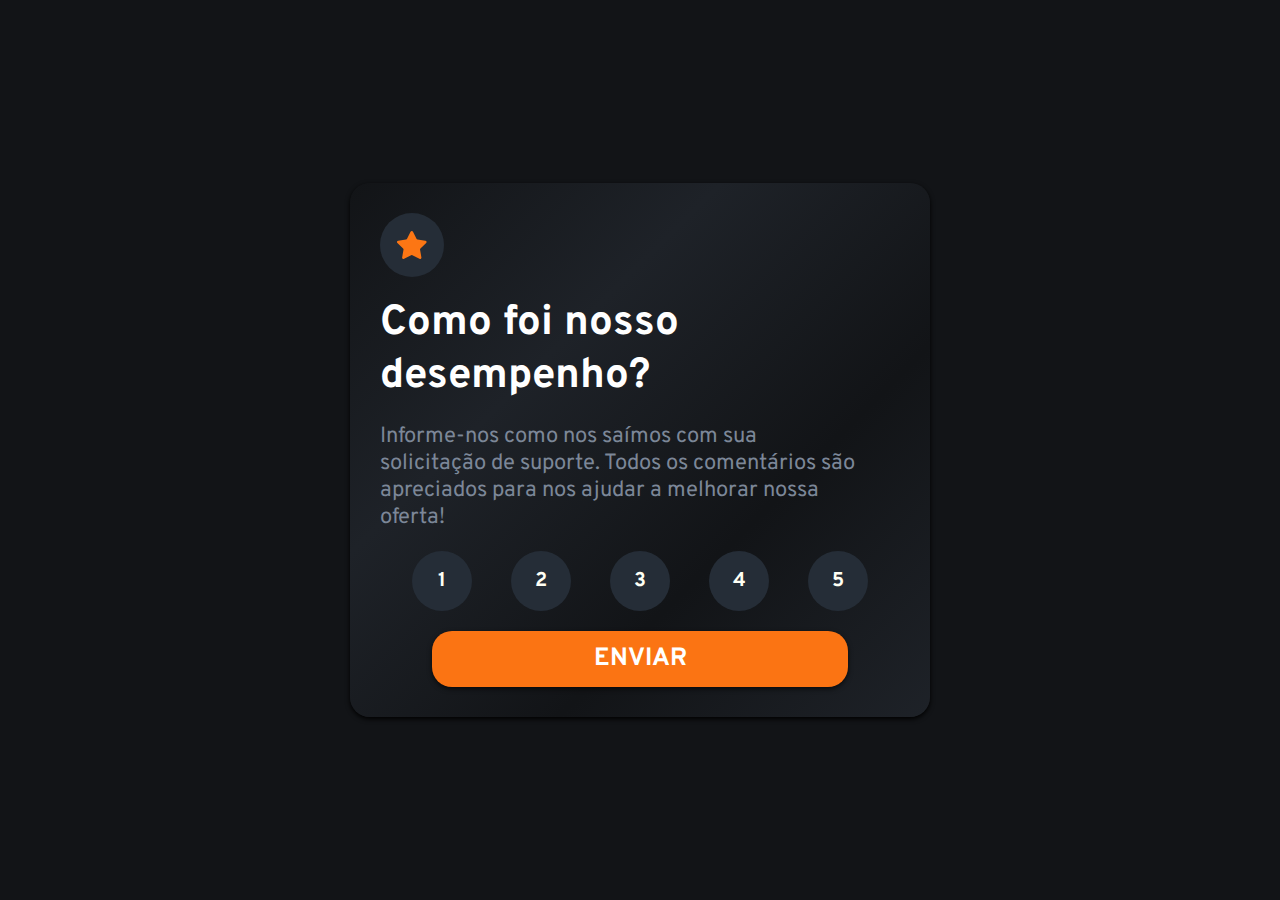
<file: Classificacao-interativa/index.html>
<!DOCTYPE html>
<html lang="PT-BR">
<head>
    <meta charset="UTF-8">
    <meta name="viewport" content="width=device-width, initial-scale=1.0">
    <title>Document</title>
    <link rel="stylesheet" href="style.css">
    <link rel="stylesheet" href="mq.css">
    <link rel="shortcut icon" href="favicon.ico" type="image/x-icon">
</head>
<body>
    <!--Parte de avaliação-->
    <div id="desempenho">
        <header>
            <div class="estrela"><img src="interactive-rating-component-main/images/icon-star.svg" alt="estrela" width="30px"></div>
        </header>

        <h1>Como foi nosso <br> desempenho?</h1>

        <p>Informe-nos como nos saímos com sua <br> solicitação de suporte. Todos os comentários são <br> apreciados para nos ajudar a melhorar nossa <br> oferta!</p>

        <div id="classifique"><!--Botões de classificação-->
            <ul>
                <li class="btn" onclick="selecionei(0)">1</li>
                <li class="btn" onclick="selecionei(1)">2</li>
                <li class="btn" onclick="selecionei(2)">3</li>
                <li class="btn" onclick="selecionei(3)">4</li>
                <li class="btn" onclick="selecionei(4)">5</li>
            </ul>
        </div>

        <div id="enviar">
            <div id="btn_enviar"onclick="enviado()">
                <p>ENVIAR</p>
            </div>
        </div>
    </div>

    <!--Fim da parte de avaliação-->

    <!--Começo da parte de avaliado-->

    <div id="avaliado">
        <img src="interactive-rating-component-main/images/illustration-thank-you.svg" alt="thank-you" width="171px">

        <div id="selecionou">
            <div id="selecionado">
                <p id="txt"></p>
            </div>
        </div>

        <h1>Obrigado!</h1>
        <p>Agradecemos por dedicar seu tempo para <br> avaliar. Se você precisar de mais suporte, não <br> hesite em entrar em contato!</p>
    </div>

    <script src="script.js"></script>
</body>
</html>
</file>
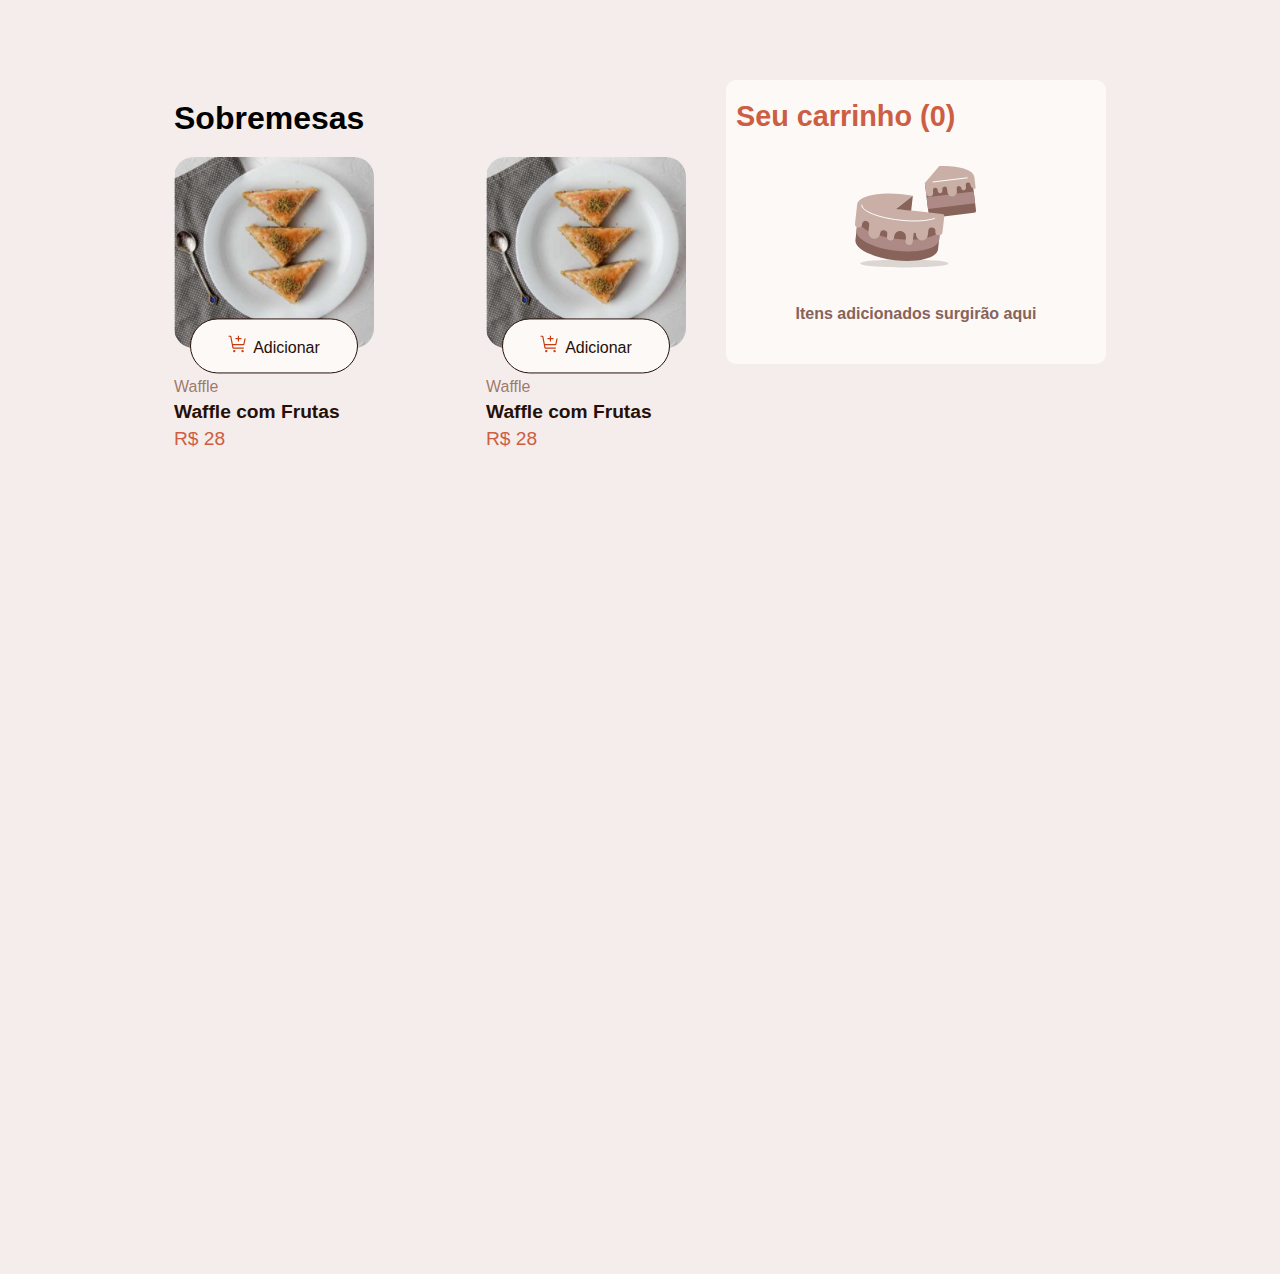
<file: Product-List/index.html>
<!DOCTYPE html>
<html lang="pt-br">
<head>
    <meta charset="UTF-8">
    <meta name="viewport" content="width=device-width, initial-scale=1.0">
    <title>Product List</title>
    <link rel="shortcut icon" href="favicon.ico" type="image/x-icon">
    <link rel="stylesheet" href="main.css">
</head>
<body>
    <main>
        <h1>Sobremesas</h1>

        <div id="items">

            <div id="conteiner_items"><!--Conteiner para receber os itens/sobremesas-->

                <div class="dessert waffle"><!--Dessert significa sobremesa--><!--Waffles-->

                    <img class="img" src="img/waffle.jpg" alt="waffle">
                    <p class="subtitle">Waffle</p>
                    <p>Waffle com Frutas</p>
                    <p class="price">R$ 28</p>
                    <!--abaixo o botão que aparece primeiramente-->
                    <button class="buy" onclick="buying(1,28,'Waffle')"><img class="cart" src="img/cart.svg" alt="cart" >Adicionar</button>

                    <!--abaixo o botão que aparece depois-->
                    <!--function buying com os parametros (nmrBotao, valor, comida,operacao)-->
                    <button class="add"><span class="symbol_decrement" onclick="operacao(0,1)">-</span> <span class="number">1</span> <span class="symbol_increment" onclick="operacao(1,1)">+</span></button>
                </div>

                <div class="dessert brule"><!--Creme Brule-->
                    <img class="img" src="img/waffle.jpg" alt="waffle">
                    <p class="subtitle">Waffle</p>
                    <p>Waffle com Frutas</p>
                    <p class="price">R$ 28</p>
                    <!--abaixo o botão que aparece primeiramente-->
                    <button class="buy" onclick="buying(2,28,'Waffle')"><img class="cart" src="img/cart.svg" alt="cart" >Adicionar</button>

                    <!--abaixo o botão que aparece depois-->
                    <button class="add"><span class="symbol_decrement" onclick="selecionando(-1)">-</span> <span class="number">1</span> <span class="symbol_increment" onclick="selecionando(1)">+</span></button>
                </div>

                <div class="dessert macarons"><!--Macarons-->
                    
                </div>

                <div class="dessert tiramisu"><!--Tiramisu-->
                    
                </div>

                <div class="dessert redCake"><!--Red Velvet-->
                    
                </div>

                <div class="dessert brownie"><!--Brownie-->
                    
                </div>

            </div>

        </div>
    </main>

    <!--Carrinho de compras-->
    <div id="shopping"><!--Compras-->
        <h1>Seu carrinho (<span id="quantidade">0</span>)</h1>

        <!--Abaixo está quando não tem itens adicionados ao carrinho-->
        <div class="no_items">
            <img src="img/No cart.svg" alt="cake">
            <p>Itens adicionados surgirão aqui</p>
        </div>
        
    </div>

    <!--Àrea JS-->
    <script src="list.js"></script>
</body>
</html>
</file>
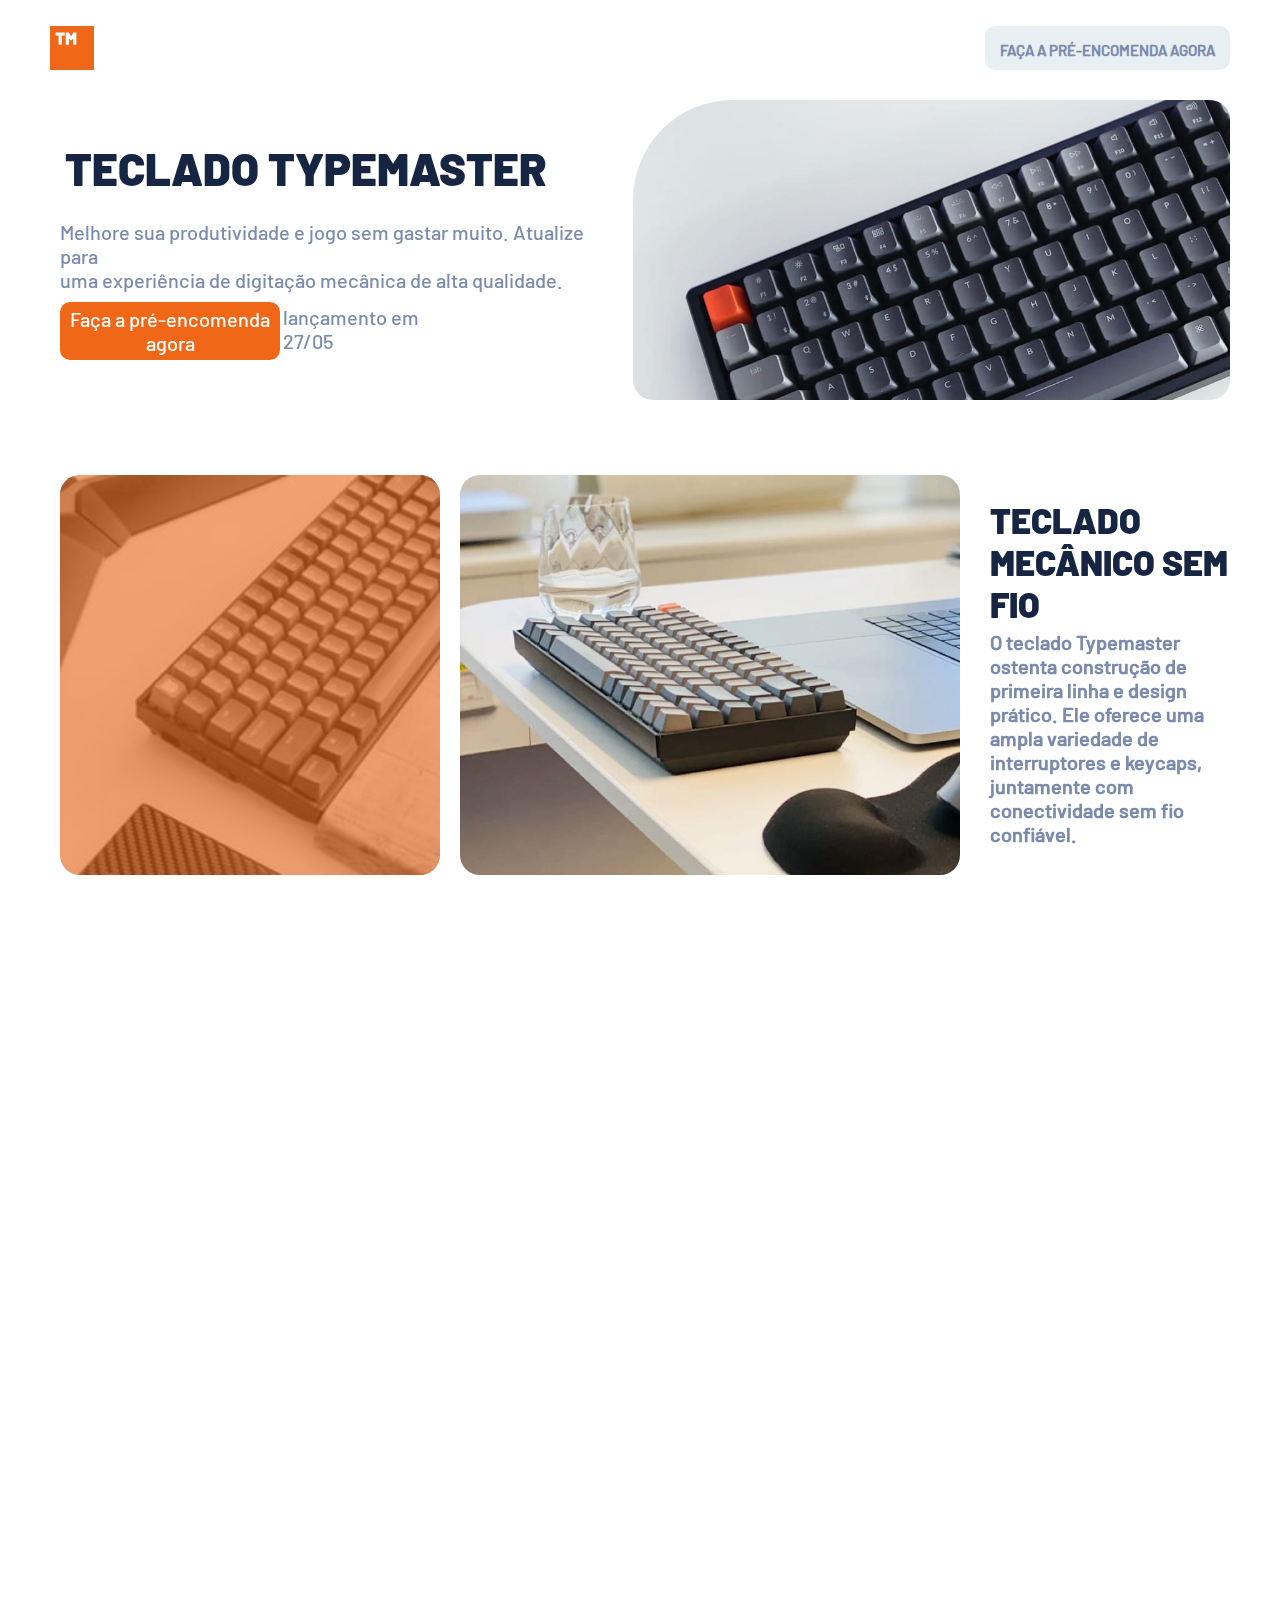
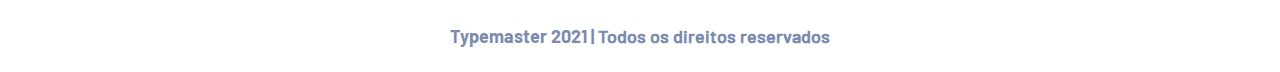
<file: TypeMaster/index.html>
<!DOCTYPE html>
<html lang="pt-br">
<head>
    <meta charset="UTF-8">
    <meta name="viewport" content="width=device-width, initial-scale=1.0">
    <title>TypeMaster</title>
    <link rel="stylesheet" href="style.css">
    <link rel="stylesheet" href="mq.css">
    <link rel="shortcut icon" href="favicon.ico" type="image/x-icon">
    <link href="https://unpkg.com/aos@2.3.1/dist/aos.css" rel="stylesheet">
</head>
<body>
    <div id="bolha">
        <!--Header-->
        <header>
            <div class="conteiner_do_header">
                <div class="logo">
                    <img src="imgs/logoTM.svg" alt="Logo-Typemaster">
                </div>
                <!--botã0 de pré encomenda-->
                <div class="btn_encomenda">
                    <div class="cod_btn_encomenda">
                        <p>FAÇA A PRÉ-ENCOMENDA AGORA</p>
                    </div>
                </div>
            </div>
        </header>

        <!--Main-->
        <main>
            <div class="cont_main" data-aos="fade-right" data-aos-duration="800">
                <h1>TECLADO TYPEMASTER</h1>
                <p>Melhore sua produtividade e jogo sem gastar muito. Atualize para <br> uma experiência de digitação mecânica de alta qualidade.</p>
                <div class="cont_btn_faca">
                    <div class="btn_faca">
                        <p>Faça a pré-encomenda <br> agora</p>
                    </div>
                    <p>lançamento em <br> 27/05</p>
                </div>
            </div>
            <div class="img_main">
            </div>
        </main>

        <!--section-->
        <section>
            <div class="cnt_img">
                <div class="sec_img1">
                    <div class="color_sec">
                    </div>
                </div>
                <div class="sec_img2">
                </div>
            </div>

            <div class="content_sec" data-aos="fade-left" data-aos-duration="800">
                <h1>TECLADO MECÂNICO SEM FIO</h1>
                <p>O teclado Typemaster ostenta construção de primeira linha e design prático. Ele oferece uma ampla variedade de interruptores e keycaps, juntamente com conectividade sem fio confiável.</p>
            </div>
        </section>

        <!--Infos-->

        <div class="infos">
            <div id="cnt_infos"><!--cnt = conteiner-->
                <div class="info tela" data-aos="fade-up" data-aos-anchor-placement="top-bottom" data-aos-duration="800">
                    <div class="header_icon">
                        <img src="imgs/icon-pc.svg" alt="pc" width="30px">
                    </div>
                    <h1>ALTAMENTE <br> COMPATÍVEL</h1>
                    <p>Fácil de usar e funciona bem com todas as principais marcas de computadores, consoles de jogos e dispositivos móveis. <br> Plug & play, sem necessidade de instalação ou driver.</p>
                </div>
                
                <div class="info bluetooth" data-aos="fade-up" data-aos-anchor-placement="top-bottom" data-aos-duration="800">
                    <div class="header_icon">
                        <img src="imgs/icon-bluetooth.svg" alt="bluetooth" width="20px">
                    </div>
                    <h1>SEM FIO COM <br> BLUETOOTH</h1>
                    <p>A poderosa tecnologia RF 2.4G permite que você conecte o teclado sem fio a até 30 pés de distância. Basta conectar o receptor unificador ao seu computador.</p>
                </div>

                <div class="info bateria" data-aos="fade-up" data-aos-anchor-placement="top-bottom" data-aos-duration="800">
                    <div class="header_icon">
                        <img src="imgs/icon-battery.svg" alt="bateria" width="35px">
                    </div>
                    <h1>BATERIA DE ALTA CAPACIDADE</h1>
                    <p>Equipado com uma bateria interna de longa duração, você nunca terá que gastar um centavo em baterias substituíveis. Aproveite 40 horas de tempo de uso entre as cargas.</p>
                </div>

                <div class="info iluminação" data-aos="fade-up" data-aos-anchor-placement="top-bottom" data-aos-duration="800">
                    <div class="header_icon">
                        <img src="imgs/icon-light.svg" alt="lampada" width="35px">
                    </div>
                    <h1>MODOS DE RETROILUMINAÇÃO RGB</h1>
                    <p>Escolha entre 4 níveis de brilho da luz de fundo e velocidade de respiração ajustável. Cada tecla brilha intensamente no escuro e ajuda você a digitar em condições de pouca luz.</p>
                </div>
            </div>
        </div>

        <!--Footer-->

        <footer>
            <p><mark>Typemaster 2021</mark> | Todos os direitos reservados</p>
        </footer>
    </div>

    <script src="https://unpkg.com/aos@2.3.1/dist/aos.js"></script>
    <script>
        AOS.init();
    </script>
</body>
</html>
</file>
<file: Classificacao-interativa/style.css>
@charset "UTF-8";

@font-face {
    font-family: "Overpass";
    src: url(Overpass/Overpass-VariableFont_wght.ttf);
}

*{
    margin: 0px;
    padding: 0px;

    box-sizing: border-box;

    font-family: "Overpass";
}

body{
    width: 100vw;
    height: 100vh;

    background-color: hsl(216, 12%, 8%);

    display: flex;
    align-items: center;
    justify-content: center;
}

#desempenho{
    background-image: linear-gradient(-45deg, #1E2228, hsl(216, 12%, 8%), #1E2228, hsl(216, 12%, 8%));

    width: 580px;

    border-radius: 20px;

    box-shadow: 0 2px 5px black;

    padding: 30px;
}

header{
    display: flex;
    align-items: center;
    justify-content: left;
}

.estrela{
    display: flex;
    align-items: center;
    justify-content: center;

    background-color: #252D37;

    width: 64px;
    height: 64px;

    border-radius: 50%;
}

h1{
    color: #FFFFFF;
    padding-top: 20px;
    font-weight: 700;
    font-size: 42px;
}

p{
    color: #7C8798;
    font-size: 22px;
    padding-top: 20px;
}

#classifique{
    height: auto;
    width: 100%;

    padding-top: 20px;
}

ul{
    display: flex;
    align-items: center;
    justify-content: space-around;

    list-style: none;

    padding: 0px 12px 0px 12px;
}

li{
    display: flex;
    align-items: center;
    justify-content: center;

    color: #FFFFF4;
    font-weight: bolder;
    font-size: 20px;

    width: 60px;
    height: 60px;

    border-radius: 50%;

    cursor: pointer;
}

li:hover{
    border: 1px solid #FB7413;
}

#enviar{
    display: flex;
    align-items: center;
    justify-content: center;

    padding: 20px 0px 0px 0px;
}

#btn_enviar{
    background-color: #FB7413;

    width: 80%;

    border-radius: 20px;

    text-align: center;

    cursor: pointer;

    box-shadow: 0 2px 5px rgba(0, 0, 0, 0.63);
}

#btn_enviar:hover{
    background-color: #bd5b14;
}

#btn_enviar p{
    color: white;

    font-size: 25px;
    font-weight: 700;
    padding: 12px;
}
/*fim da parte de desempenho*/

/*começo da parte de avaliado*/

#avaliado{
    background-image: linear-gradient(-45deg, #1E2228, hsl(216, 12%, 8%), #1E2228, hsl(216, 12%, 8%));

    width: 580px;
    height: 480px;

    border-radius: 20px;
    box-shadow: 0 2px 5px black;

    padding: 30px;

    justify-content: center;
    
    text-align: center;
}

#selecionou{
    display: flex;
    justify-content: center;
    align-items: center;

    padding-top: 20px;
}

#selecionado{
    background-color: #252D37;

    border-radius: 20px;

    text-align: center;
}

#selecionado p{
    padding: 8px;
    color: #FB7413;
    font-size: 18px;
}

#avaliado h1{
    font-size: 32px;
}

#avaliado p{
    font-size: 18px;
}
</file>
<file: Classificacao-interativa/mq.css>
@charset "UTF-8";


/*Feito para ajustar os espaçamentos das opções de avaliação ao diminuir a tela*/
@media screen and (min-width:379px) and (max-width:679px) {
    li{
        display: flex;
        align-items: center;
        justify-content: center;
        font-weight: bolder;
        font-size: 20px;
        width: 50px;
        height: 50px;
        border-radius: 50%;
        color: #FFFFF4;
        cursor: pointer;
    }
}
</file>
<file: Product-List/main.css>
@charset "UTF-8";

/*Configs gerais*/
*{
    margin: 0px;
    padding: 0px;
    box-sizing: border-box;
    font-family: Arial, sans-serif;
    font-weight: 550;
}

body{
    display: flex;
    align-items: normal;
    justify-content: center;

    background-color: #F4EDEB;
}

/*conteiner main*/

main{
    margin-top: 80px;

    width: 40vw;
}

main h1{
    padding: 20px 0px 20px 0px;
}

#items{

    height: 725px;

    display: flex;
    flex-direction: column;
}

#conteiner_items{
    display: flex;
    align-items: center;
    justify-content: center;
    flex-wrap: wrap;
    justify-content: space-between;
}

.dessert{
    width: 200px;
    height: 352.28px ;

    margin-bottom: 20px;
}

.dessert > img{
    width: 200px;

    border-radius: 20px;
}

main p{
    color: #260F08;

    font-size: 1.2em;
    padding: 5px 0px 0px 0px;
}

.subtitle{
    color: #966d5ee8;

    font-weight: 100;
    font-size: 1em;
    padding-top: 30px;
}

.price{
    color: #CD5E43;
    font-weight: 100;
}

button{
    width: 168px;
    height: 55.05px;

    background-color:#FCF9F7;

    border: 1px solid #260F08;
    border-radius: 30px;

    padding: 15px;
    font-size: 1em;
    text-align: center;
    color: #260F08;
    font-weight: 100;

    position: relative;
    top: 150%;
    left: 50%;
    transform: translate(-50%, -1200%);

    cursor: pointer;

    transition: 0.5s;
}

.buy:hover{
    border: 1px solid #CD5E43;
    color: #CD5E43;
}

.buy > img{
    width: 20px;
    margin-right: 5px;
}

/*Botão após clique*/
.add{
    display: flex;
    align-items: center;

    width: 168px;
    height: 55.05px;

    background-color: #C73A0F;
    color: #F4EDEB;

    border-radius: 30px;
    border: none;

    padding: 15px;

    position: relative;
    top: 150%;
    left: 50%;
    transform: translate(-50%, -1200%);
    text-align: center;
    
    font-size: 1em;
    font-weight: 100;

    cursor: auto;
}

.number{
    padding: 0px 15px 0px 15px;
}

/*Abaixo os símbolos de soma e subtração*/
.symbol_increment{
    border: 1px solid #F4EDEB;
    padding: 3px 7px 3px 7px;
    border-radius: 50%;

    font-weight: bolder;
    font-size: 1.2em;

    cursor: pointer;
}

.symbol_decrement{
    border: 1px solid #F4EDEB;
    border-radius: 50%;
    padding: 3.5px 10px 3.5px 10px;

    font-weight: bolder;
    font-size: 1.2em;

    cursor: pointer;
}



/*abaixo é a parte do carrinho*/

#shopping{
    margin-top: 80px;
    margin-left: 40px;

    width: 380px;
    height: 284px;

    background-color: #FCF9F7;

    border-radius: 10px;
}

#shopping h1{
    color: #CD5E43;

    font-size: 1.8em;
    padding: 20px 0px 20px 10px;
}

.no_items{
    text-align: center;
}

.no_items p{
    color: #87635A;

    padding-top: 20px;
}
</file>
<file: TypeMaster/style.css>
@charset "UTF-8";

@font-face {
    font-family: "Barlow-Medium";
    src: url(Barlow-Medium.ttf);
}

@font-face {
    font-family: "Barlow-Black";
    src: url(Barlow-Black.ttf);
}

@font-face {
    font-family: "Barlow-Bold";
    src: url(Barlow-Bold.ttf);
}


/*configs gerais*/


*{
    margin: 0px;
    padding: 0px;
    box-sizing: border-box;
}

h1{
    font-family: "Barlow-Black";
    color: #162542;
}

P{
    font-family: "Barlow-Medium";
    padding: 5px;
    font-size: 15px;
    font-weight: 700;
    color: #7B8BAD;
}

body{
    width: auto;
    height: auto;
    display: flex;
    align-items: center;
    justify-content: center;
}


/*bolha bubble*/
#bolha{
    max-width: 1200px;
    min-width: 380px;
    margin: 0px 50px 0px 50px;
    overflow: hidden;
}


/*cabeçalho*/

header{
    height: 70px;
    display: flex;
    align-items: end;
    justify-content: center;
}

.conteiner_do_header{
    height: 44px;
    width: 100%;
    display: flex;
    justify-content: space-between;
}

.logo{
    width: auto;
    display: flex;
    justify-content: end;
}

.btn_encomenda{
    display: flex;
}

.cod_btn_encomenda{
    background-color: #e8eff2;
    border-radius: 10px;
    cursor: pointer;
}

.cod_btn_encomenda:hover{
    background-color: #162542;
}

.cod_btn_encomenda p{
    padding: 15px;
}

.cod_btn_encomenda p:hover{
    color: white;
}


/*main*/

main{
    display: flex;
    align-items: center;
    margin: 30px 0px;
}

main h1{
    font-size: 45px;
    padding: 0px 15px 15px 15px;
}

main p{
    font-size: 20px;
    font-weight: 500;
    padding: 10px;
}

.cont_btn_faca{
    display: flex;

}

.cont_btn_faca > p{
    padding: 3px;
}

.btn_faca{
    background-color: #F16718;
    width: 220px;
    text-align: center;
    border-radius: 10px;
    margin-left: 10px;
    cursor: pointer;
}

.btn_faca:hover{
    background-color: #f16818a6;
}

.btn_faca p{
    color: white;
    padding: 5px;
}

.img_main{
    background-image: url(imgs/img-teclado-bckg.jpg);
    width: 600px;
    height: 300px;
    background-position: top left;
    background-repeat: no-repeat;
    background-size: cover;
    border-radius: 100px 20px 20px 20px;
}


/*section*/


section{
    display: flex;
    align-items: center;
    margin: 75px 0px 75px 0px;
}

.cnt_img{
    display: flex;
}

.sec_img1{
    background-image: url(imgs/image-phone-and-keyboard-mobile.jpg);
    width: 380px;
    height: 400px;
    background-position: top left;
    background-size: cover;
    background-repeat: no-repeat;
    border-radius: 20px;
    overflow: hidden;
    margin-left: 10px;
}

.color_sec{
    background-color: #f1681896;
    width: 100%;
    height: 100%;
}

.sec_img2{
    background-image: url(imgs/image-glass-and-keyboard-tablet.jpg);
    width: 500px;
    height: 400px;
    background-position: top left;
    background-size: cover;
    background-repeat: no-repeat;
    border-radius: 20px;
    margin-left: 20px;
}

.content_sec{
    text-align: start;
}

section h1{
    font-size: 35px;
    padding-left: 30px;
}

section p{
    font-size: 20px;
    padding-left: 30px;
}


/*infos*/

.infos{
    display: flex;
    align-items: center;
    flex-direction: column;
    justify-content: center;
}

#cnt_infos{
    display: flex;
    align-items: center;
    flex-wrap: wrap;
    justify-content: center;
}

.info{
    width: 300px;
    height: 310px;
}

.info:not(:last-child){
    padding-right: 20px;
}

.header_icon{
    background-color: #F16718;
    width: 50px;
    height: 50px;
    display: flex;
    justify-content: center;
    align-items: center;
    border-radius: 10px;
}

.info h1{
    padding: 20px 0px;
    font-size: 23px;
}

.info p{
    font-size: 16px;
}

/*footer*/


footer{
    margin-top: 50px;
    margin-bottom: 20px;
    text-align: center;
}

footer p{
    font-size: 18px;
}

mark{
    background-color: transparent;
    color: #7B8BAD;
    font-family: "Barlow-Bold";
}
</file>
<file: TypeMaster/mq.css>
@charset "UTF-8";

@media  screen and (min-width:901px) and (max-width:1199px) {
    section{
        flex-direction: column;
    }

    .content_sec{
        display: flex;
        width: 100%;
        justify-content: space-between;
        align-items: center;
    }

    .sec_img1{
        width: 350px;
        height: 320px;
    }

    .sec_img2{
        width: 470px;
        height: 320px;
    }
}

@media screen and (min-width:790px) and (max-width:900px) {
    section{
        flex-direction: column;
    }

    .content_sec{
        display: flex;
        width: 100%;
        justify-content: space-between;
        align-items: center;
    }

    .sec_img1{
        width: 300px;
        height: 320px;
    }

    .sec_img2{
        width: 420px;
        height: 320px;
    }
}

@media screen and (min-width:450px) and (max-width:789px) {
    main{
        flex-direction: column;
    }

    .img_main{
        margin-top: 30px;
        width: 400px;
    }

    section{
        flex-direction: column;
    }

    .content_sec{
        display: flex;
        width: 100%;
        flex-direction: column;
        justify-content: space-between;
        align-items: center;
        text-align: center;
    }

    .sec_img1{
        width: 150px;
        height: 300px;
    }

    .sec_img2{
        width: 250px;
        height: 300px;
        margin-left: 10px;
    }

    .info{
        display: flex;
        flex-direction: column;
        align-items: center;
        justify-content: center;
        text-align: center;
    }
}

@media screen and (min-width:380px) and (max-width:449px) {
    main{
        flex-direction: column;
    }

    .img_main{
        margin-top: 30px;
        width: 350px;
    }

    section{
        flex-direction: column;
    }

    .content_sec{
        display: flex;
        width: 100%;
        flex-direction: column;
        justify-content: space-between;
        align-items: center;
        text-align: center;
    }

    section h1{

        padding-left: 0px;
    }
    
    section p{
        padding-left: 0px;
    }

    .sec_img1{
        width: 130px;
        height: 300px;
    }

    .sec_img2{
        width: 230px;
        height: 300px;
        margin-left: 10px;
    }

    .info{
        display: flex;
        flex-direction: column;
        align-items: center;
        justify-content: center;
        text-align: center;
    }
}
</file>
